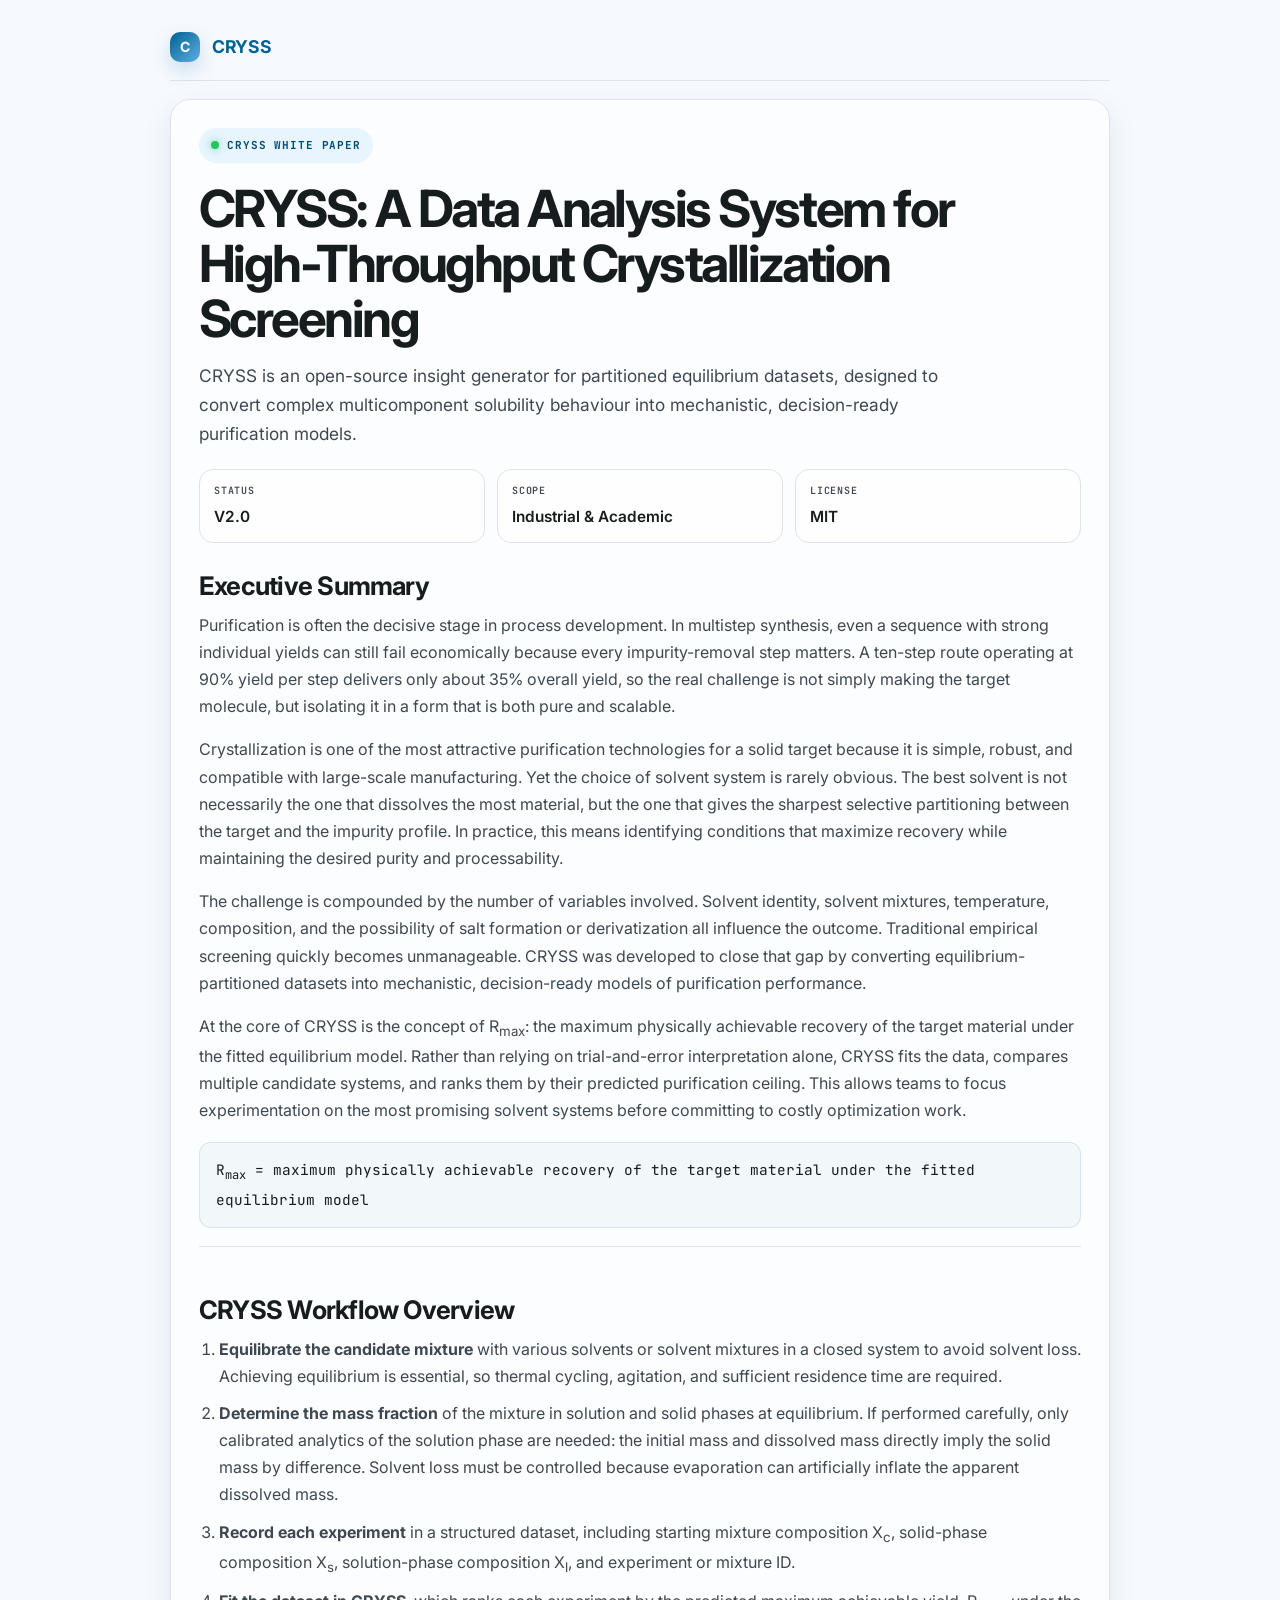
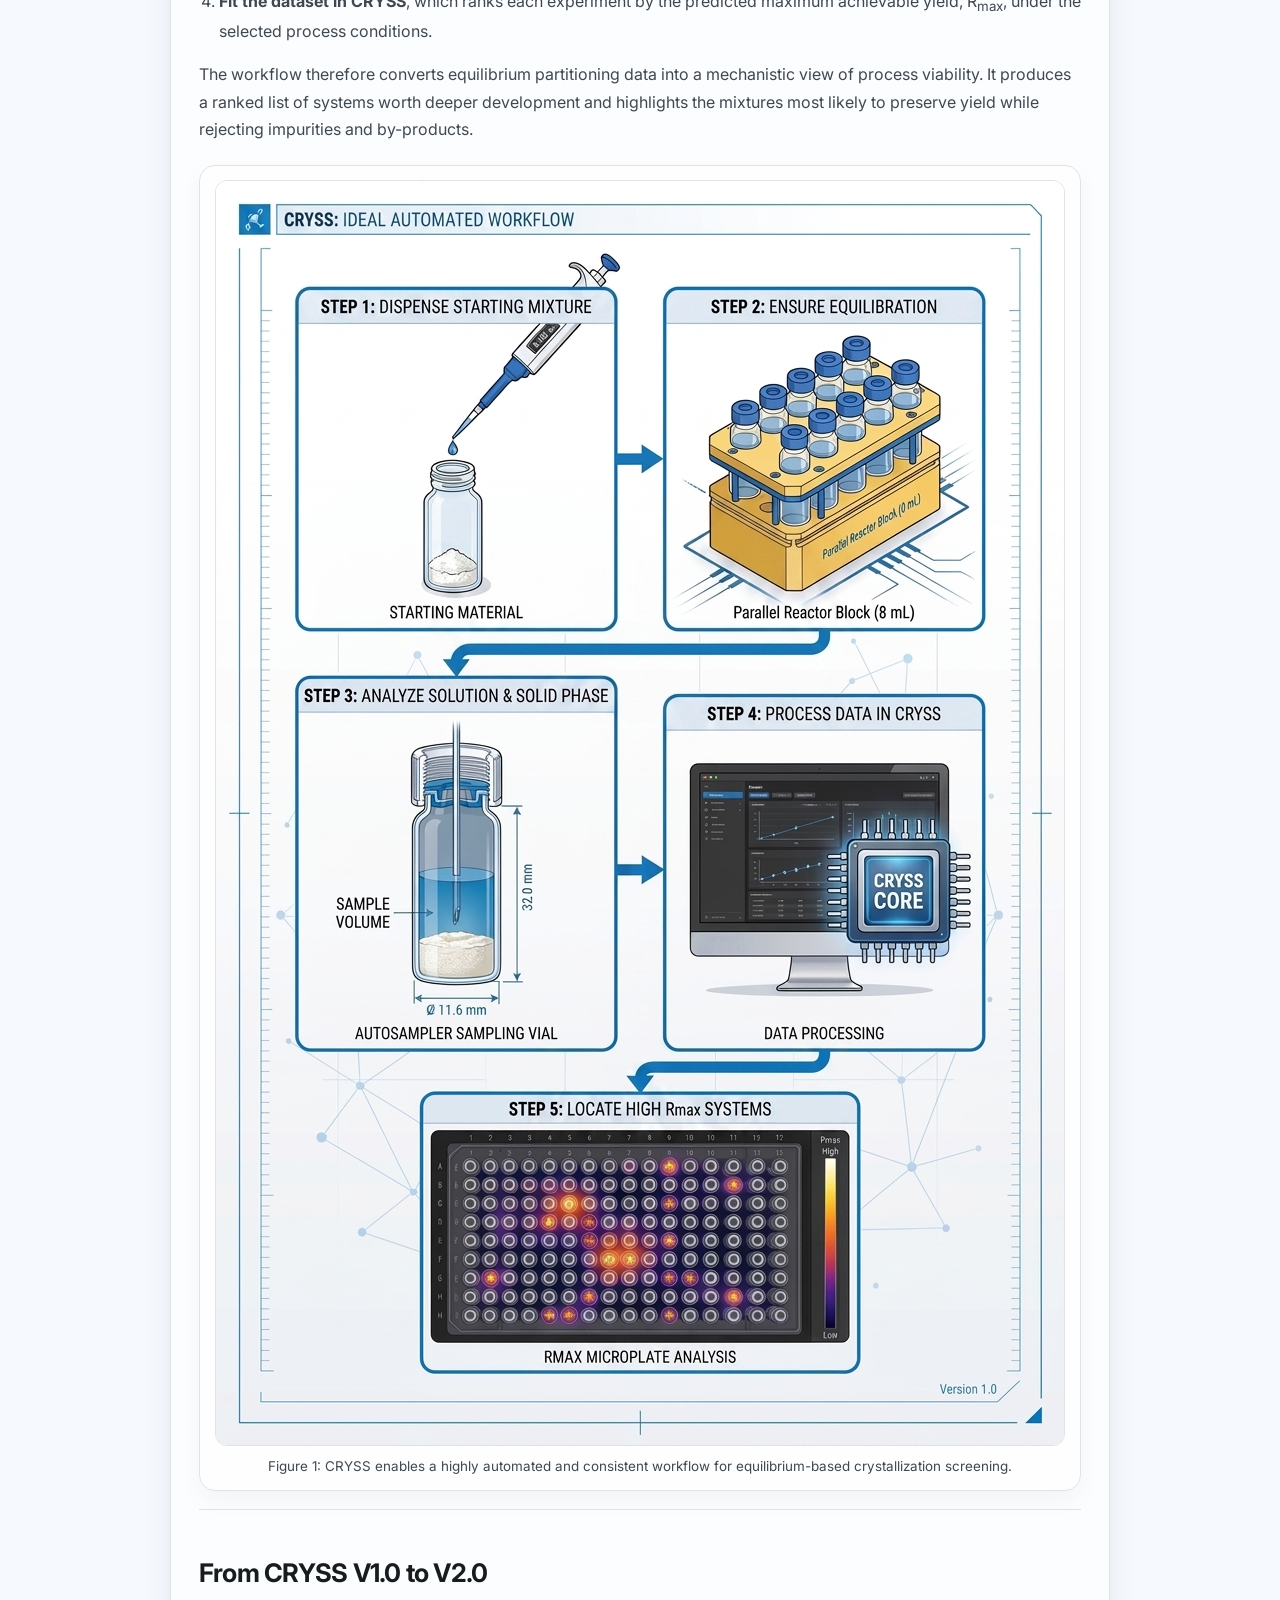
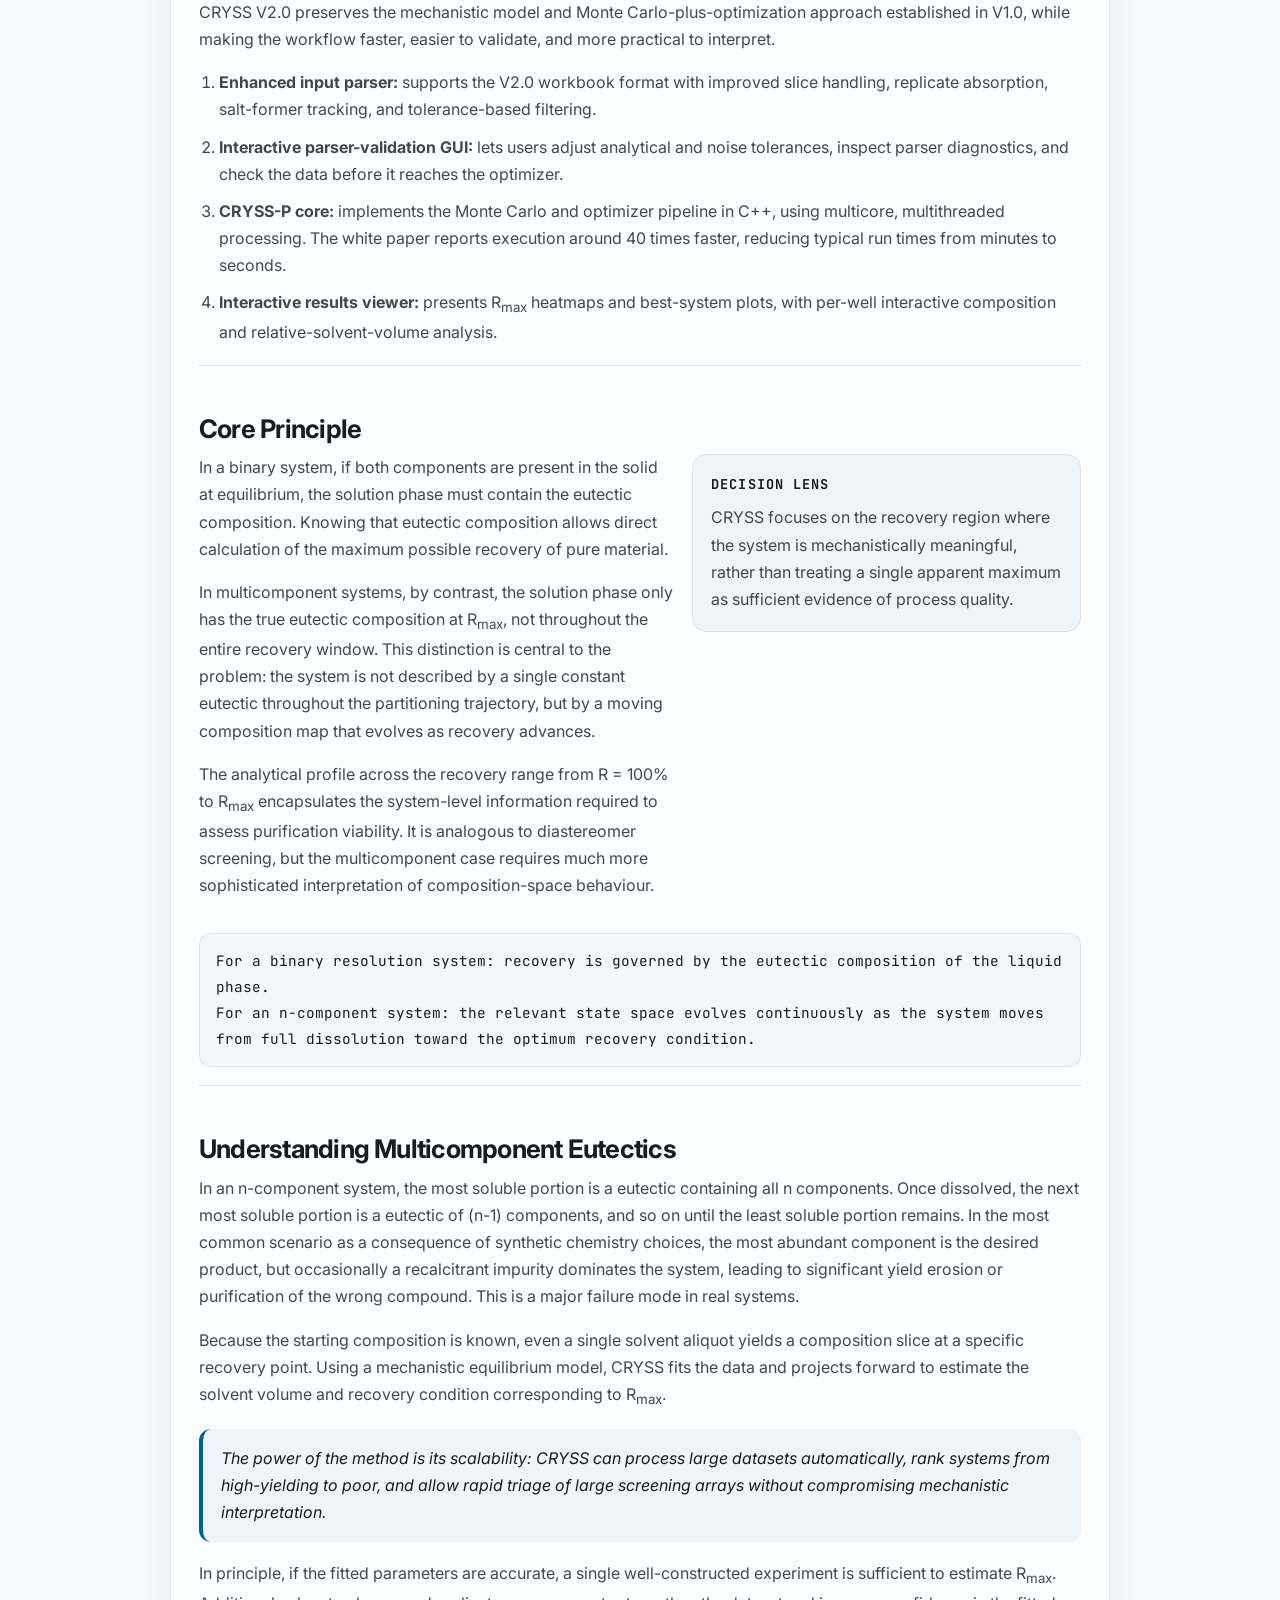
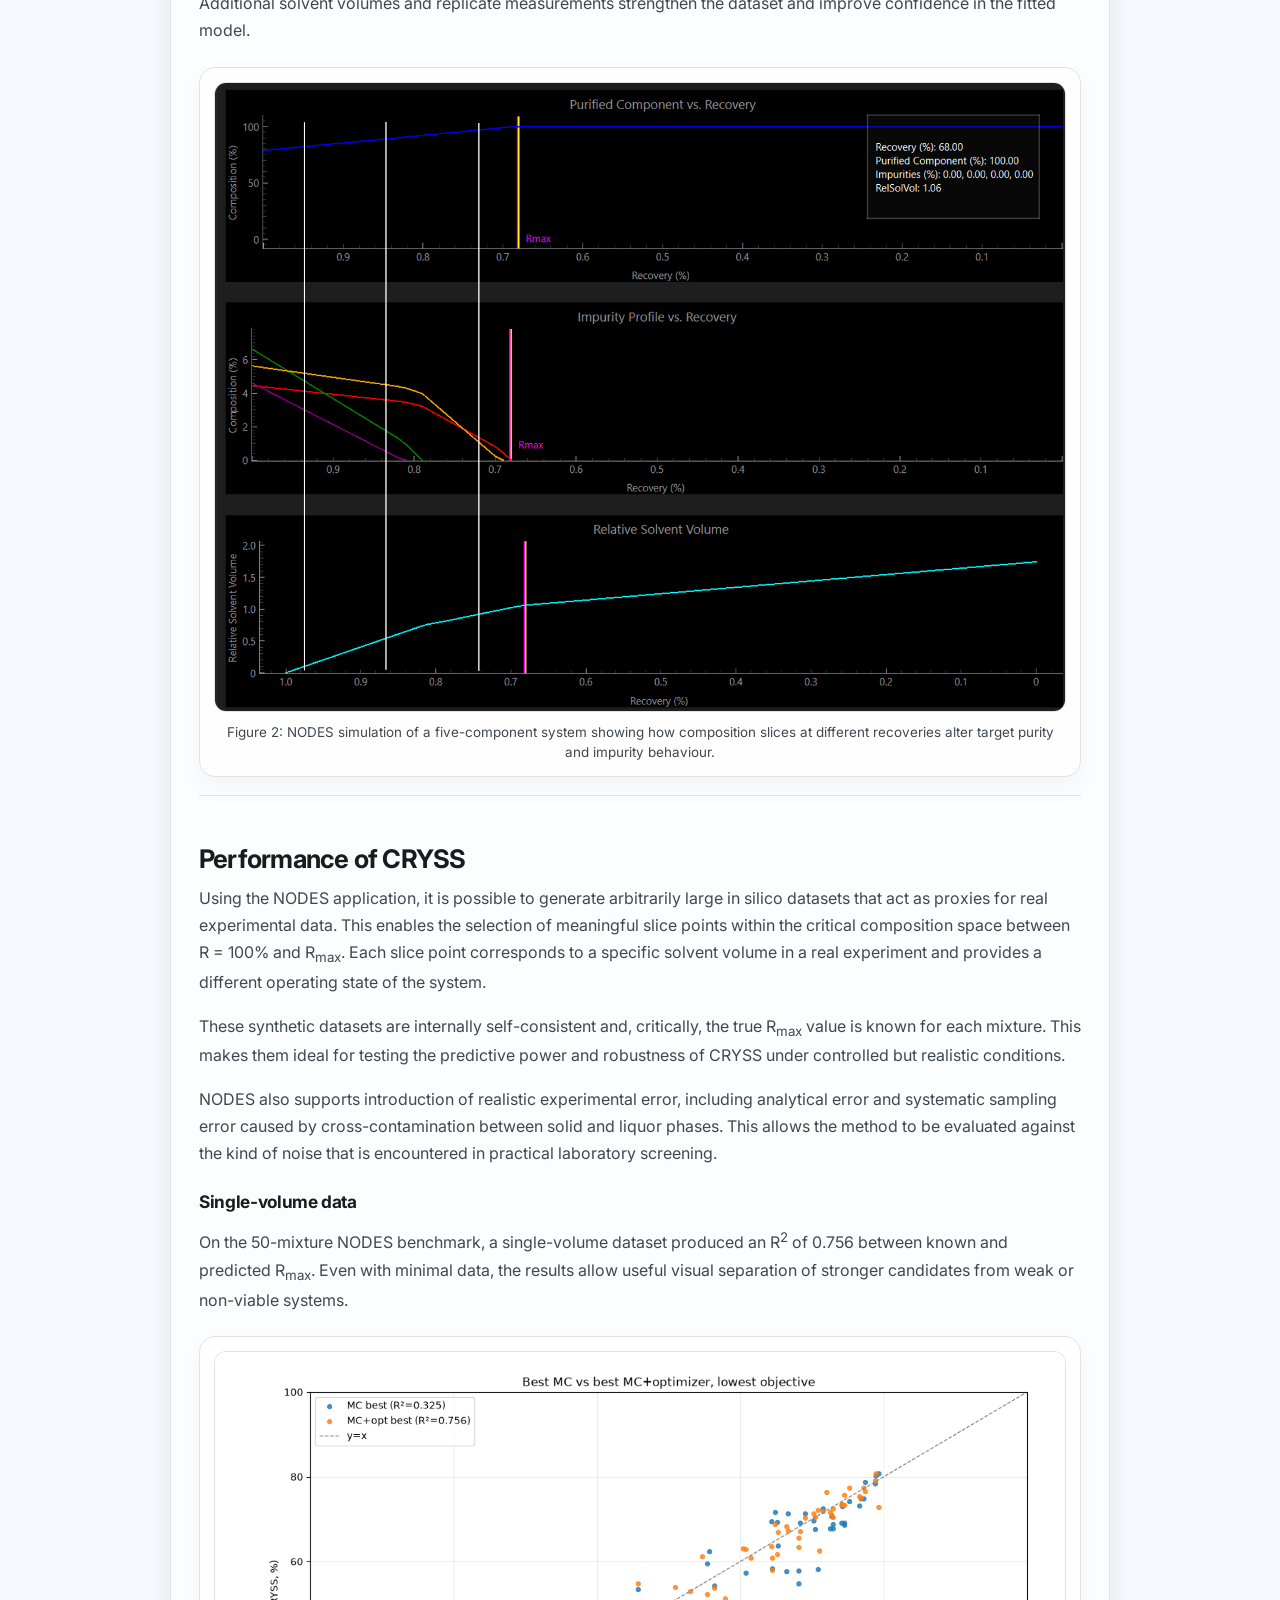
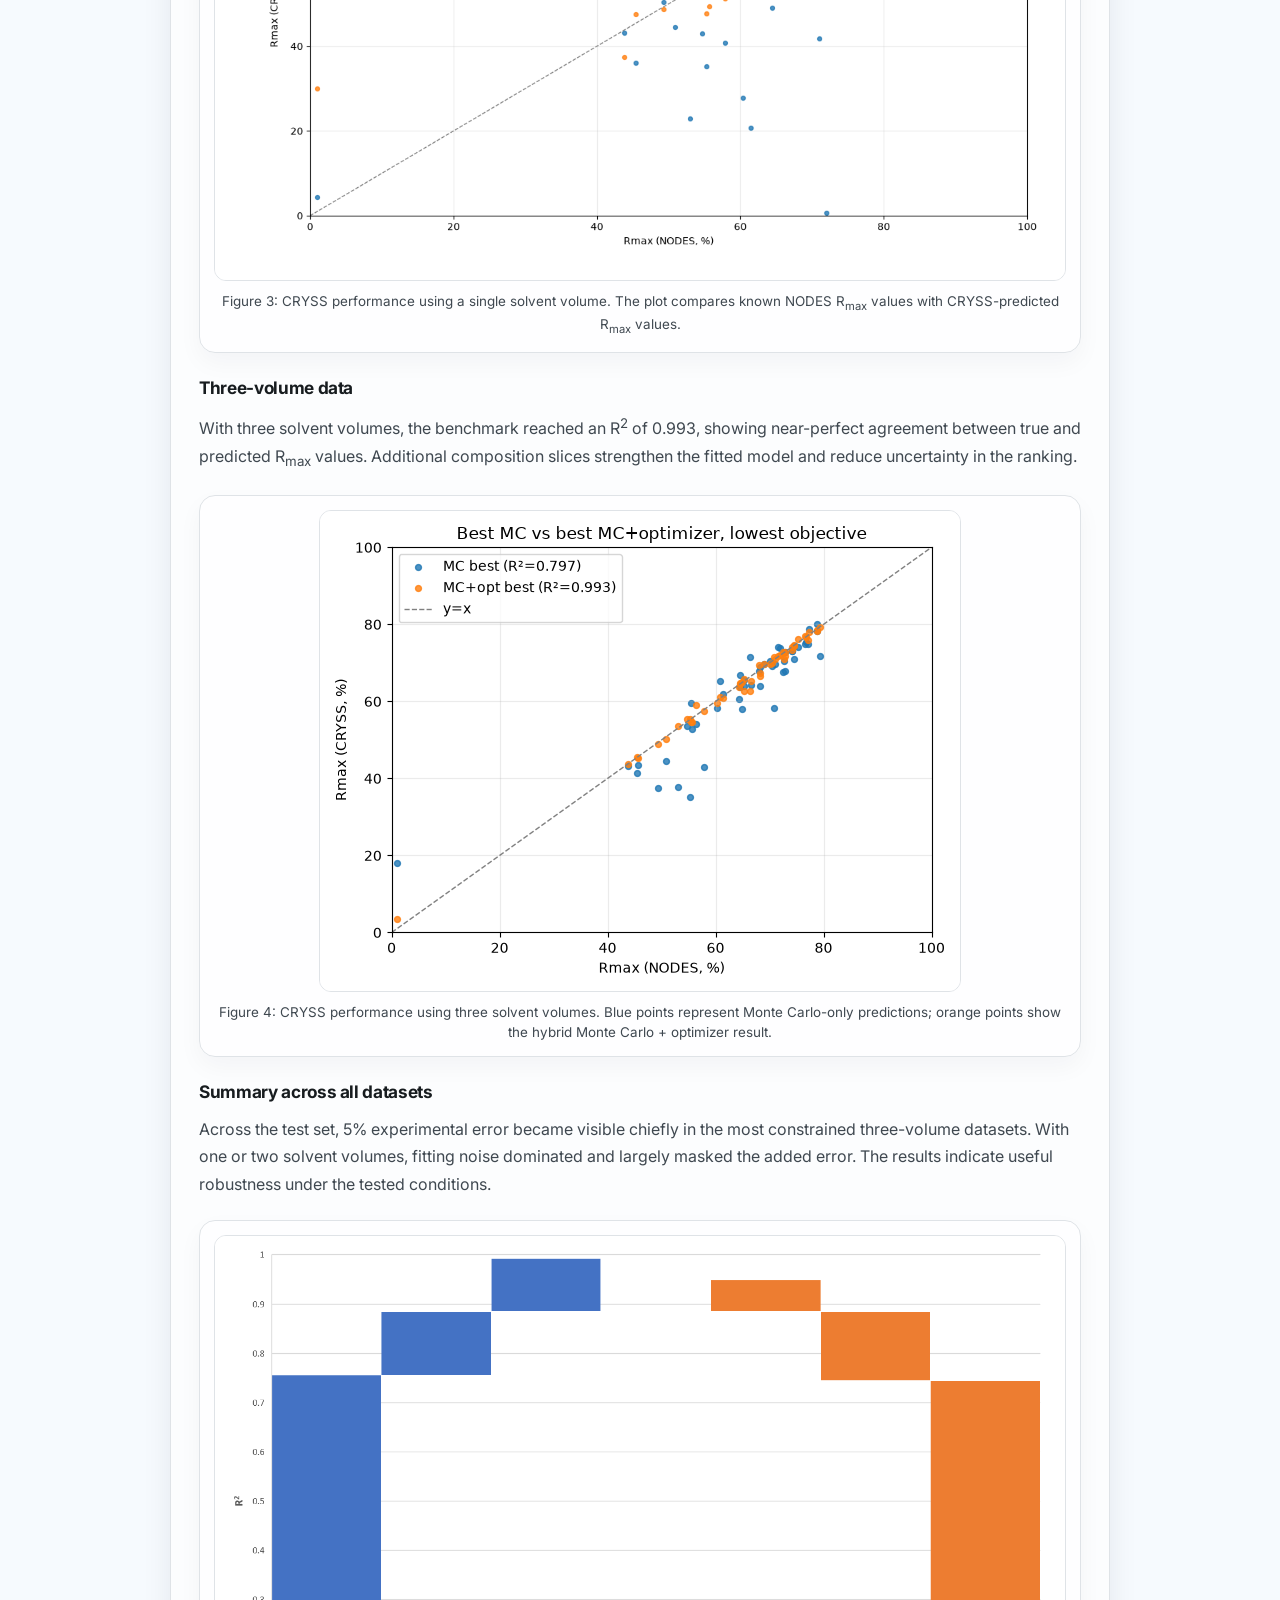
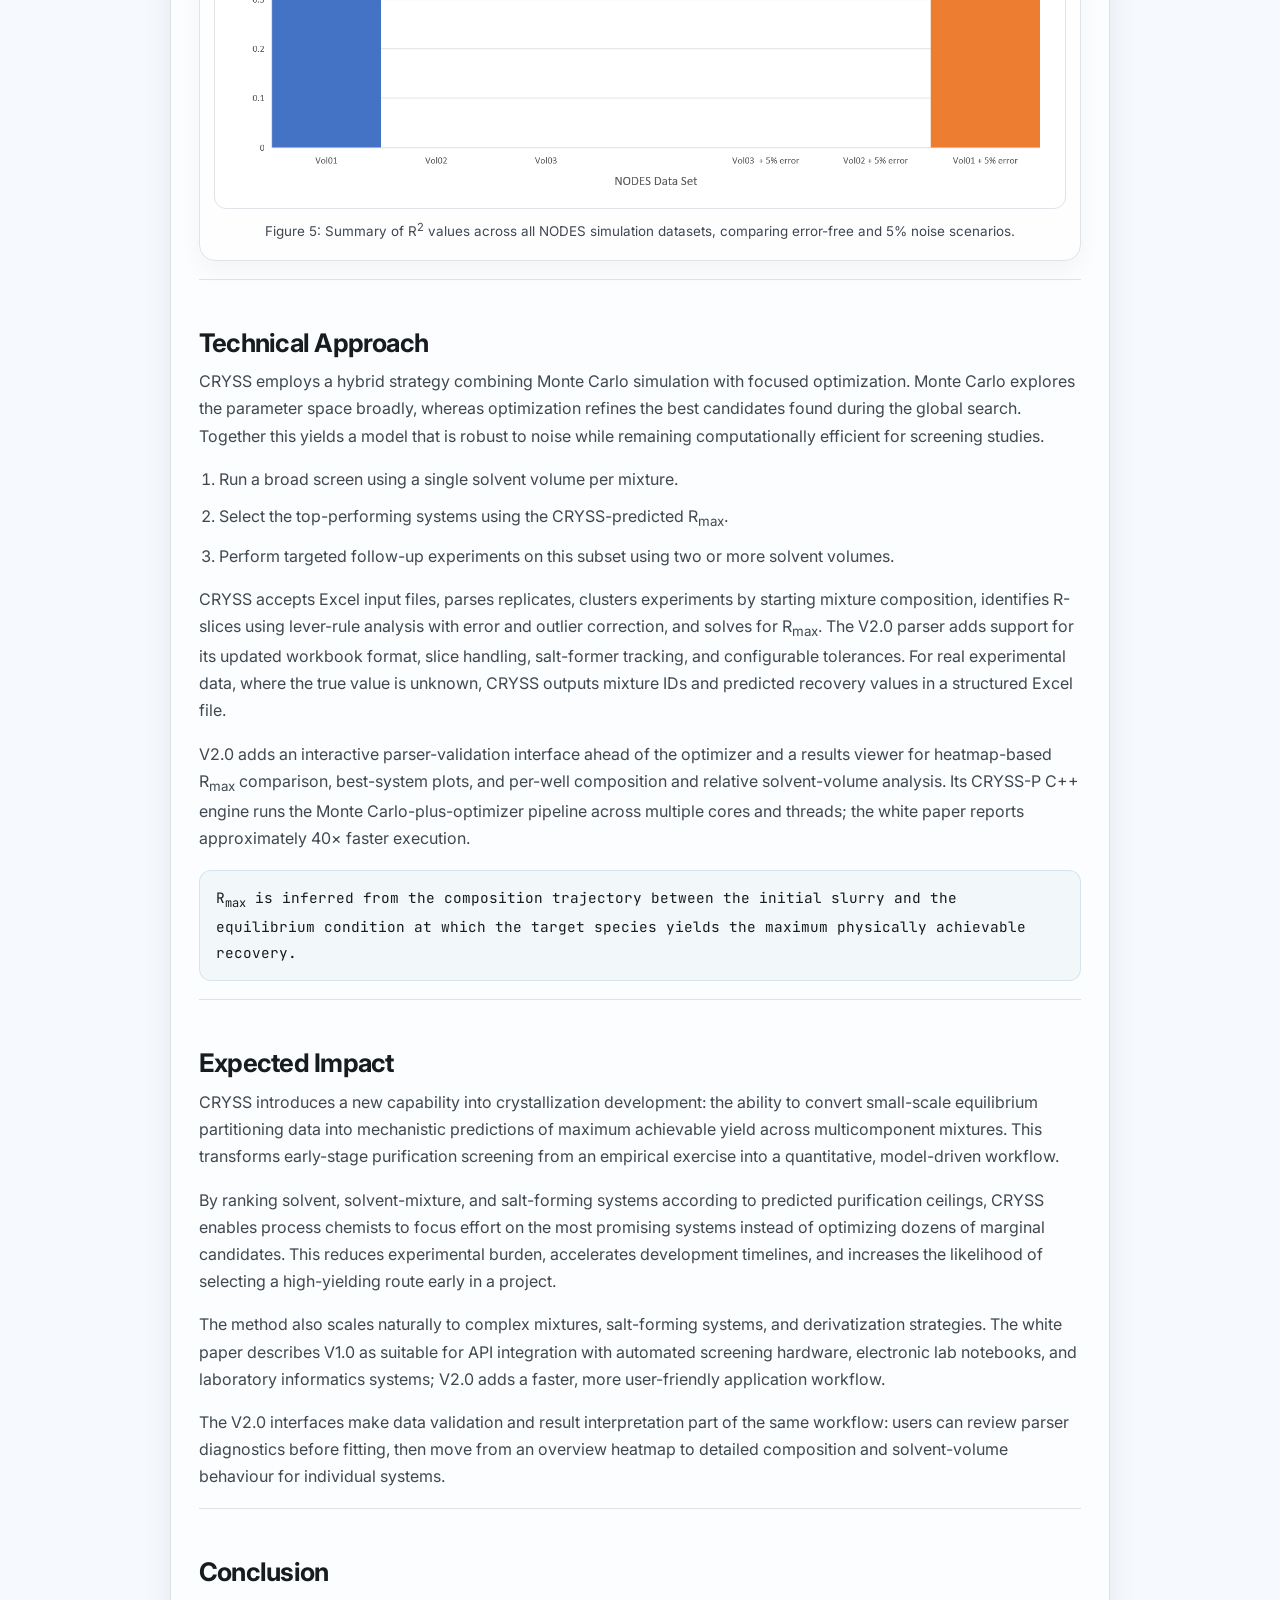
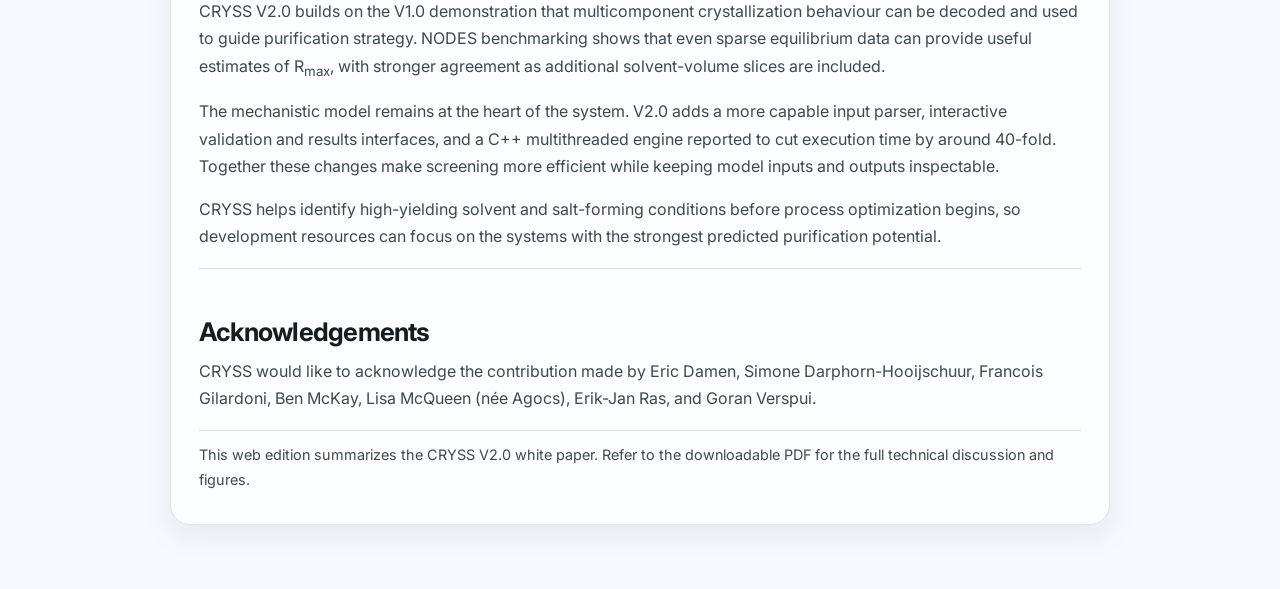
<file: assets/whitepaper.html>
<!DOCTYPE html>
<html lang="en">
<head>
  <meta charset="utf-8">
  <meta name="viewport" content="width=device-width, initial-scale=1.0">
  <title>CRYSS White Paper</title>
  <link rel="preconnect" href="https://fonts.googleapis.com">
  <link rel="preconnect" href="https://fonts.gstatic.com" crossorigin>
  <link href="https://fonts.googleapis.com/css2?family=Inter:wght@400;500;600;700;800&family=JetBrains+Mono:wght@400;500;600&display=swap" rel="stylesheet">
  <style>
    :root {
      --bg: #f6fafe;
      --panel: #ffffff;
      --panel-soft: #eef4f8;
      --primary: #006194;
      --primary-strong: #004b73;
      --text: #171c1f;
      --muted: #3f4850;
      --border: #dfe3e7;
      --badge: #e8f5ff;
      --success: #22C55E;
      --shadow: rgba(15, 23, 42, 0.08);
    }

    * { box-sizing: border-box; }

    html {
      scroll-behavior: smooth;
      background: var(--bg);
    }

    body {
      margin: 0;
      font-family: 'Inter', sans-serif;
      background: var(--bg);
      color: var(--text);
      line-height: 1.7;
      -webkit-font-smoothing: antialiased;
      text-rendering: optimizeLegibility;
    }

    .page {
      max-width: 980px;
      margin: 0 auto;
      padding: 20px 20px 64px;
    }

    .topbar {
      display: flex;
      align-items: center;
      justify-content: space-between;
      gap: 16px;
      padding: 12px 0 18px;
      margin-bottom: 18px;
      border-bottom: 1px solid var(--border);
    }

    .brand {
      display: inline-flex;
      align-items: center;
      gap: 12px;
      font-weight: 700;
      font-size: 1.1rem;
      color: var(--primary);
      letter-spacing: -0.02em;
    }

    .brand-mark {
      width: 30px;
      height: 30px;
      border-radius: 10px;
      background: linear-gradient(135deg, var(--primary), #5faee1);
      color: white;
      display: inline-flex;
      align-items: center;
      justify-content: center;
      font-weight: 700;
      font-size: 14px;
      box-shadow: 0 8px 20px rgba(0, 97, 148, 0.2);
    }

    .download-link {
      display: inline-flex;
      align-items: center;
      gap: 8px;
      padding: 10px 14px;
      border-radius: 10px;
      background: var(--primary);
      color: white;
      text-decoration: none;
      font-size: 12px;
      font-weight: 700;
      letter-spacing: 0.04em;
      text-transform: uppercase;
      box-shadow: 0 8px 18px rgba(0, 97, 148, 0.18);
    }

    .paper {
      background: rgba(255, 255, 255, 0.72);
      border: 1px solid var(--border);
      border-radius: 20px;
      box-shadow: 0 10px 30px var(--shadow);
      overflow: hidden;
    }

    .paper-inner {
      padding: 28px 28px 32px;
    }

    .eyebrow {
      display: inline-flex;
      align-items: center;
      gap: 8px;
      padding: 8px 12px;
      margin-bottom: 18px;
      border-radius: 999px;
      background: var(--badge);
      color: var(--primary-strong);
      font-size: 11px;
      font-weight: 700;
      letter-spacing: 0.08em;
      text-transform: uppercase;
      font-family: 'JetBrains Mono', monospace;
    }

    .dot {
      display: inline-block;
      width: 8px;
      height: 8px;
      border-radius: 50%;
      background: var(--success);
      box-shadow: 0 0 8px rgba(34, 197, 94, 0.7);
    }

    h1 {
      margin: 0 0 14px;
      font-size: clamp(2.1rem, 4vw, 3.3rem);
      line-height: 1.08;
      letter-spacing: -0.05em;
      color: var(--text);
    }

    h2 {
      margin: 28px 0 10px;
      font-size: clamp(1.45rem, 2vw, 2.1rem);
      line-height: 1.2;
      letter-spacing: -0.03em;
      color: var(--text);
    }

    h3 {
      margin: 20px 0 10px;
      font-size: 1.08rem;
      letter-spacing: -0.02em;
      color: var(--text);
    }

    p {
      margin: 0 0 16px;
      color: var(--muted);
      font-size: 1rem;
      line-height: 1.7;
    }

    .lede {
      font-size: 1.08rem;
      max-width: 760px;
      color: var(--muted);
      margin-bottom: 20px;
    }

    .meta-grid {
      display: grid;
      grid-template-columns: repeat(3, minmax(0, 1fr));
      gap: 12px;
      margin: 20px 0 10px;
    }

    .meta-item {
      background: rgba(255,255,255,0.8);
      border: 1px solid var(--border);
      border-radius: 14px;
      padding: 12px 14px;
    }

    .meta-label {
      display: block;
      margin-bottom: 4px;
      color: var(--muted);
      font-size: 10px;
      letter-spacing: 0.08em;
      text-transform: uppercase;
      font-family: 'JetBrains Mono', monospace;
      font-weight: 600;
    }

    .meta-value {
      color: var(--text);
      font-size: 0.96rem;
      font-weight: 600;
    }

    .section {
      border-top: 1px solid var(--border);
      padding-top: 20px;
      margin-top: 18px;
    }

    .section:first-of-type {
      border-top: none;
      padding-top: 0;
      margin-top: 8px;
    }

    .quote {
      margin: 18px 0;
      padding: 16px 18px;
      background: var(--panel-soft);
      border-left: 4px solid var(--primary);
      border-radius: 12px;
      font-style: italic;
      color: var(--text);
    }

    .pullout {
      background: var(--panel-soft);
      border: 1px solid var(--border);
      border-radius: 12px;
      padding: 16px 18px;
      margin: 14px 0 18px;
      color: var(--text);
    }

    .pullout strong {
      display: block;
      margin-bottom: 8px;
      color: var(--text);
      font-size: 0.9rem;
      letter-spacing: 0.04em;
      text-transform: uppercase;
      font-family: 'JetBrains Mono', monospace;
    }

    .formula {
      margin: 18px 0;
      padding: 14px 16px;
      border-radius: 12px;
      background: rgba(0, 97, 148, 0.04);
      border: 1px solid rgba(0, 97, 148, 0.12);
      color: var(--text);
      font-family: 'JetBrains Mono', monospace;
      font-size: 0.9rem;
      line-height: 1.8;
      overflow-x: auto;
    }

    ul, ol {
      margin: 0 0 16px;
      padding-left: 20px;
      color: var(--muted);
    }

    li {
      margin-bottom: 10px;
      line-height: 1.7;
    }

    .two-col {
      display: grid;
      grid-template-columns: 1.1fr 0.9fr;
      gap: 18px;
      margin-top: 10px;
    }

    .small-card {
      background: var(--panel-soft);
      border: 1px solid var(--border);
      border-radius: 14px;
      padding: 18px;
      color: var(--muted);
      align-self: start;
    }

    .small-card strong {
      display: block;
      margin-bottom: 8px;
      color: var(--text);
      font-size: 0.85rem;
      letter-spacing: 0.08em;
      text-transform: uppercase;
      font-family: 'JetBrains Mono', monospace;
    }

    .footnote {
      margin-top: 18px;
      padding-top: 12px;
      border-top: 1px solid var(--border);
      color: var(--muted);
      font-size: 0.9rem;
    }

    figure {
      margin: 22px 0 18px;
      padding: 14px;
      background: rgba(255,255,255,0.75);
      border: 1px solid var(--border);
      border-radius: 16px;
      box-shadow: 0 10px 24px rgba(15, 23, 42, 0.04);
    }

    .figure-summary {
      padding-bottom: 18px;
    }

    .figure-summary img {
      display: block;
      width: auto;
      max-width: 100%;
      height: auto;
      margin: 0 auto 10px;
      padding-bottom: 8px;
      box-sizing: border-box;
      border-radius: 12px;
      border: 1px solid var(--border);
      background: white;
    }

    figure img {
      display: block;
      width: auto;
      max-width: 100%;
      height: auto;
      margin: 0 auto;
      border-radius: 12px;
      border: 1px solid var(--border);
      background: white;
    }

    figcaption {
      margin-top: 10px;
      font-size: 0.84rem;
      color: var(--muted);
      text-align: center;
      line-height: 1.5;
    }

    @media (max-width: 760px) {
      .page {
        padding: 12px 12px 40px;
      }

      .topbar {
        align-items: flex-start;
        flex-direction: column;
      }

      .paper-inner {
        padding: 20px 18px 24px;
      }

      .meta-grid,
      .two-col {
        grid-template-columns: 1fr;
      }
    }
  </style>
</head>
<body>
  <div class="page">
    <div class="topbar">
      <div class="brand">
        <span class="brand-mark">C</span>
        <span>CRYSS</span>
      </div>
    </div>

    <article class="paper">
      <div class="paper-inner">
        <div class="eyebrow"><span class="dot"></span> CRYSS White Paper</div>

        <h1>CRYSS: A Data Analysis System for High-Throughput Crystallization Screening</h1>

        <p class="lede">
          CRYSS is an open-source insight generator for partitioned equilibrium datasets, designed to convert complex multicomponent solubility behaviour into mechanistic, decision-ready purification models.
        </p>

        <div class="meta-grid">
          <div class="meta-item">
            <span class="meta-label">Status</span>
            <span class="meta-value">V2.0</span>
          </div>
          <div class="meta-item">
            <span class="meta-label">Scope</span>
            <span class="meta-value">Industrial &amp; Academic</span>
          </div>
          <div class="meta-item">
            <span class="meta-label">License</span>
            <span class="meta-value">MIT</span>
          </div>
        </div>

        <section class="section">
          <h2>Executive Summary</h2>

          <p>
            Purification is often the decisive stage in process development. In multistep synthesis, even a sequence with strong individual yields can still fail economically because every impurity-removal step matters. A ten-step route operating at 90% yield per step delivers only about 35% overall yield, so the real challenge is not simply making the target molecule, but isolating it in a form that is both pure and scalable.
          </p>

          <p>
            Crystallization is one of the most attractive purification technologies for a solid target because it is simple, robust, and compatible with large-scale manufacturing. Yet the choice of solvent system is rarely obvious. The best solvent is not necessarily the one that dissolves the most material, but the one that gives the sharpest selective partitioning between the target and the impurity profile. In practice, this means identifying conditions that maximize recovery while maintaining the desired purity and processability.
          </p>

          <p>
            The challenge is compounded by the number of variables involved. Solvent identity, solvent mixtures, temperature, composition, and the possibility of salt formation or derivatization all influence the outcome. Traditional empirical screening quickly becomes unmanageable. CRYSS was developed to close that gap by converting equilibrium-partitioned datasets into mechanistic, decision-ready models of purification performance.
          </p>

          <p>
            At the core of CRYSS is the concept of R<sub>max</sub>: the maximum physically achievable recovery of the target material under the fitted equilibrium model. Rather than relying on trial-and-error interpretation alone, CRYSS fits the data, compares multiple candidate systems, and ranks them by their predicted purification ceiling. This allows teams to focus experimentation on the most promising solvent systems before committing to costly optimization work.
          </p>

          <div class="formula">
            R<sub>max</sub> = maximum physically achievable recovery of the target material under the fitted equilibrium model
          </div>
        </section>

        <section class="section">
          <h2>CRYSS Workflow Overview</h2>

          <ol>
            <li><strong>Equilibrate the candidate mixture</strong> with various solvents or solvent mixtures in a closed system to avoid solvent loss. Achieving equilibrium is essential, so thermal cycling, agitation, and sufficient residence time are required.</li>
            <li><strong>Determine the mass fraction</strong> of the mixture in solution and solid phases at equilibrium. If performed carefully, only calibrated analytics of the solution phase are needed: the initial mass and dissolved mass directly imply the solid mass by difference. Solvent loss must be controlled because evaporation can artificially inflate the apparent dissolved mass.</li>
            <li><strong>Record each experiment</strong> in a structured dataset, including starting mixture composition X<sub>c</sub>, solid-phase composition X<sub>s</sub>, solution-phase composition X<sub>l</sub>, and experiment or mixture ID.</li>
            <li><strong>Fit the dataset in CRYSS</strong>, which ranks each experiment by the predicted maximum achievable yield, R<sub>max</sub>, under the selected process conditions.</li>
          </ol>

          <p>
            The workflow therefore converts equilibrium partitioning data into a mechanistic view of process viability. It produces a ranked list of systems worth deeper development and highlights the mixtures most likely to preserve yield while rejecting impurities and by-products.
          </p>

          <figure>
            <img src="white_paper/CRYSS White PaperV2_files/image001.png" alt="CRYSS workflow summary diagram">
            <figcaption>Figure 1: CRYSS enables a highly automated and consistent workflow for equilibrium-based crystallization screening.</figcaption>
          </figure>
        </section>

        <section class="section">
          <h2>From CRYSS V1.0 to V2.0</h2>

          <p>
            CRYSS V2.0 preserves the mechanistic model and Monte Carlo-plus-optimization approach established in V1.0, while making the workflow faster, easier to validate, and more practical to interpret.
          </p>

          <ol>
            <li><strong>Enhanced input parser:</strong> supports the V2.0 workbook format with improved slice handling, replicate absorption, salt-former tracking, and tolerance-based filtering.</li>
            <li><strong>Interactive parser-validation GUI:</strong> lets users adjust analytical and noise tolerances, inspect parser diagnostics, and check the data before it reaches the optimizer.</li>
            <li><strong>CRYSS-P core:</strong> implements the Monte Carlo and optimizer pipeline in C++, using multicore, multithreaded processing. The white paper reports execution around 40 times faster, reducing typical run times from minutes to seconds.</li>
            <li><strong>Interactive results viewer:</strong> presents R<sub>max</sub> heatmaps and best-system plots, with per-well interactive composition and relative-solvent-volume analysis.</li>
          </ol>
        </section>

        <section class="section">
          <h2>Core Principle</h2>

          <div class="two-col">
            <div>
              <p>
                In a binary system, if both components are present in the solid at equilibrium, the solution phase must contain the eutectic composition. Knowing that eutectic composition allows direct calculation of the maximum possible recovery of pure material.
              </p>

              <p>
                In multicomponent systems, by contrast, the solution phase only has the true eutectic composition at R<sub>max</sub>, not throughout the entire recovery window. This distinction is central to the problem: the system is not described by a single constant eutectic throughout the partitioning trajectory, but by a moving composition map that evolves as recovery advances.
              </p>

              <p>
                The analytical profile across the recovery range from R = 100% to R<sub>max</sub> encapsulates the system-level information required to assess purification viability. It is analogous to diastereomer screening, but the multicomponent case requires much more sophisticated interpretation of composition-space behaviour.
              </p>
            </div>

            <div class="small-card">
              <strong>Decision lens</strong>
              CRYSS focuses on the recovery region where the system is mechanistically meaningful, rather than treating a single apparent maximum as sufficient evidence of process quality.
            </div>
          </div>

          <div class="formula">
            For a binary resolution system: recovery is governed by the eutectic composition of the liquid phase.<br>
            For an n-component system: the relevant state space evolves continuously as the system moves from full dissolution toward the optimum recovery condition.
          </div>
        </section>

        <section class="section">
          <h2>Understanding Multicomponent Eutectics</h2>

          <p>
            In an n-component system, the most soluble portion is a eutectic containing all n components. Once dissolved, the next most soluble portion is a eutectic of (n-1) components, and so on until the least soluble portion remains. In the most common scenario as a consequence of synthetic chemistry choices, the most abundant component is the desired product, but occasionally a recalcitrant impurity dominates the system, leading to significant yield erosion or purification of the wrong compound. This is a major failure mode in real systems.
          </p>

          <p>
            Because the starting composition is known, even a single solvent aliquot yields a composition slice at a specific recovery point. Using a mechanistic equilibrium model, CRYSS fits the data and projects forward to estimate the solvent volume and recovery condition corresponding to R<sub>max</sub>.
          </p>

          <div class="quote">
            The power of the method is its scalability: CRYSS can process large datasets automatically, rank systems from high-yielding to poor, and allow rapid triage of large screening arrays without compromising mechanistic interpretation.
          </div>

          <p>
            In principle, if the fitted parameters are accurate, a single well-constructed experiment is sufficient to estimate R<sub>max</sub>. Additional solvent volumes and replicate measurements strengthen the dataset and improve confidence in the fitted model.
          </p>

          <figure>
            <img src="white_paper/CRYSS White PaperV2_files/image005.png" alt="Five-component eutectic visualization">
            <figcaption>Figure 2: NODES simulation of a five-component system showing how composition slices at different recoveries alter target purity and impurity behaviour.</figcaption>
          </figure>
        </section>

        <section class="section">
          <h2>Performance of CRYSS</h2>

          <p>
            Using the NODES application, it is possible to generate arbitrarily large in silico datasets that act as proxies for real experimental data. This enables the selection of meaningful slice points within the critical composition space between R = 100% and R<sub>max</sub>. Each slice point corresponds to a specific solvent volume in a real experiment and provides a different operating state of the system.
          </p>

          <p>
            These synthetic datasets are internally self-consistent and, critically, the true R<sub>max</sub> value is known for each mixture. This makes them ideal for testing the predictive power and robustness of CRYSS under controlled but realistic conditions.
          </p>

          <p>
            NODES also supports introduction of realistic experimental error, including analytical error and systematic sampling error caused by cross-contamination between solid and liquor phases. This allows the method to be evaluated against the kind of noise that is encountered in practical laboratory screening.
          </p>

          <h3>Single-volume data</h3>
          <p>
            On the 50-mixture NODES benchmark, a single-volume dataset produced an R<sup>2</sup> of 0.756 between known and predicted R<sub>max</sub>. Even with minimal data, the results allow useful visual separation of stronger candidates from weak or non-viable systems.
          </p>

          <figure>
            <img src="white_paper/CRYSS White PaperV2_files/image006.png" alt="Single-volume CRYSS performance scatter plot">
            <figcaption>Figure 3: CRYSS performance using a single solvent volume. The plot compares known NODES R<sub>max</sub> values with CRYSS-predicted R<sub>max</sub> values.</figcaption>
          </figure>

          <h3>Three-volume data</h3>
          <p>
            With three solvent volumes, the benchmark reached an R<sup>2</sup> of 0.993, showing near-perfect agreement between true and predicted R<sub>max</sub> values. Additional composition slices strengthen the fitted model and reduce uncertainty in the ranking.
          </p>

          <figure>
            <img src="white_paper/CRYSS White PaperV2_files/image007.png" alt="Three-volume CRYSS performance scatter plot">
            <figcaption>Figure 4: CRYSS performance using three solvent volumes. Blue points represent Monte Carlo-only predictions; orange points show the hybrid Monte Carlo + optimizer result.</figcaption>
          </figure>

          <h3>Summary across all datasets</h3>
          <p>
            Across the test set, 5% experimental error became visible chiefly in the most constrained three-volume datasets. With one or two solvent volumes, fitting noise dominated and largely masked the added error. The results indicate useful robustness under the tested conditions.
          </p>

          <figure class="figure-summary">
            <img src="white_paper/CRYSS White PaperV2_files/image008.png" alt="Across-dataset CRYSS performance summary">
            <figcaption>Figure 5: Summary of R<sup>2</sup> values across all NODES simulation datasets, comparing error-free and 5% noise scenarios.</figcaption>
          </figure>
        </section>

        <section class="section">
          <h2>Technical Approach</h2>

          <p>
            CRYSS employs a hybrid strategy combining Monte Carlo simulation with focused optimization. Monte Carlo explores the parameter space broadly, whereas optimization refines the best candidates found during the global search. Together this yields a model that is robust to noise while remaining computationally efficient for screening studies.
          </p>

          <ol>
            <li>Run a broad screen using a single solvent volume per mixture.</li>
            <li>Select the top-performing systems using the CRYSS-predicted R<sub>max</sub>.</li>
            <li>Perform targeted follow-up experiments on this subset using two or more solvent volumes.</li>
          </ol>

          <p>
            CRYSS accepts Excel input files, parses replicates, clusters experiments by starting mixture composition, identifies R-slices using lever-rule analysis with error and outlier correction, and solves for R<sub>max</sub>. The V2.0 parser adds support for its updated workbook format, slice handling, salt-former tracking, and configurable tolerances. For real experimental data, where the true value is unknown, CRYSS outputs mixture IDs and predicted recovery values in a structured Excel file.
          </p>

          <p>
            V2.0 adds an interactive parser-validation interface ahead of the optimizer and a results viewer for heatmap-based R<sub>max</sub> comparison, best-system plots, and per-well composition and relative solvent-volume analysis. Its CRYSS-P C++ engine runs the Monte Carlo-plus-optimizer pipeline across multiple cores and threads; the white paper reports approximately 40× faster execution.
          </p>

          <div class="formula">
            R<sub>max</sub> is inferred from the composition trajectory between the initial slurry and the equilibrium condition at which the target species yields the maximum physically achievable recovery.
          </div>
        </section>

        <section class="section">
          <h2>Expected Impact</h2>

          <p>
            CRYSS introduces a new capability into crystallization development: the ability to convert small-scale equilibrium partitioning data into mechanistic predictions of maximum achievable yield across multicomponent mixtures. This transforms early-stage purification screening from an empirical exercise into a quantitative, model-driven workflow.
          </p>

          <p>
            By ranking solvent, solvent-mixture, and salt-forming systems according to predicted purification ceilings, CRYSS enables process chemists to focus effort on the most promising systems instead of optimizing dozens of marginal candidates. This reduces experimental burden, accelerates development timelines, and increases the likelihood of selecting a high-yielding route early in a project.
          </p>

          <p>
            The method also scales naturally to complex mixtures, salt-forming systems, and derivatization strategies. The white paper describes V1.0 as suitable for API integration with automated screening hardware, electronic lab notebooks, and laboratory informatics systems; V2.0 adds a faster, more user-friendly application workflow.
          </p>

          <p>
            The V2.0 interfaces make data validation and result interpretation part of the same workflow: users can review parser diagnostics before fitting, then move from an overview heatmap to detailed composition and solvent-volume behaviour for individual systems.
          </p>
        </section>

        <section class="section">
          <h2>Conclusion</h2>

          <p>
            CRYSS V2.0 builds on the V1.0 demonstration that multicomponent crystallization behaviour can be decoded and used to guide purification strategy. NODES benchmarking shows that even sparse equilibrium data can provide useful estimates of R<sub>max</sub>, with stronger agreement as additional solvent-volume slices are included.
          </p>

          <p>
            The mechanistic model remains at the heart of the system. V2.0 adds a more capable input parser, interactive validation and results interfaces, and a C++ multithreaded engine reported to cut execution time by around 40-fold. Together these changes make screening more efficient while keeping model inputs and outputs inspectable.
          </p>

          <p>
            CRYSS helps identify high-yielding solvent and salt-forming conditions before process optimization begins, so development resources can focus on the systems with the strongest predicted purification potential.
          </p>
        </section>

        <section class="section">
          <h2>Acknowledgements</h2>
          <p>
            CRYSS would like to acknowledge the contribution made by Eric Damen, Simone Darphorn-Hooijschuur, Francois Gilardoni, Ben McKay, Lisa McQueen (née Agocs), Erik-Jan Ras, and Goran Verspui.
          </p>
        </section>

        <div class="footnote">
          This web edition summarizes the CRYSS V2.0 white paper. Refer to the downloadable PDF for the full technical discussion and figures.
        </div>
      </div>
    </article>
  </div>
</body>
</html>
</file>
